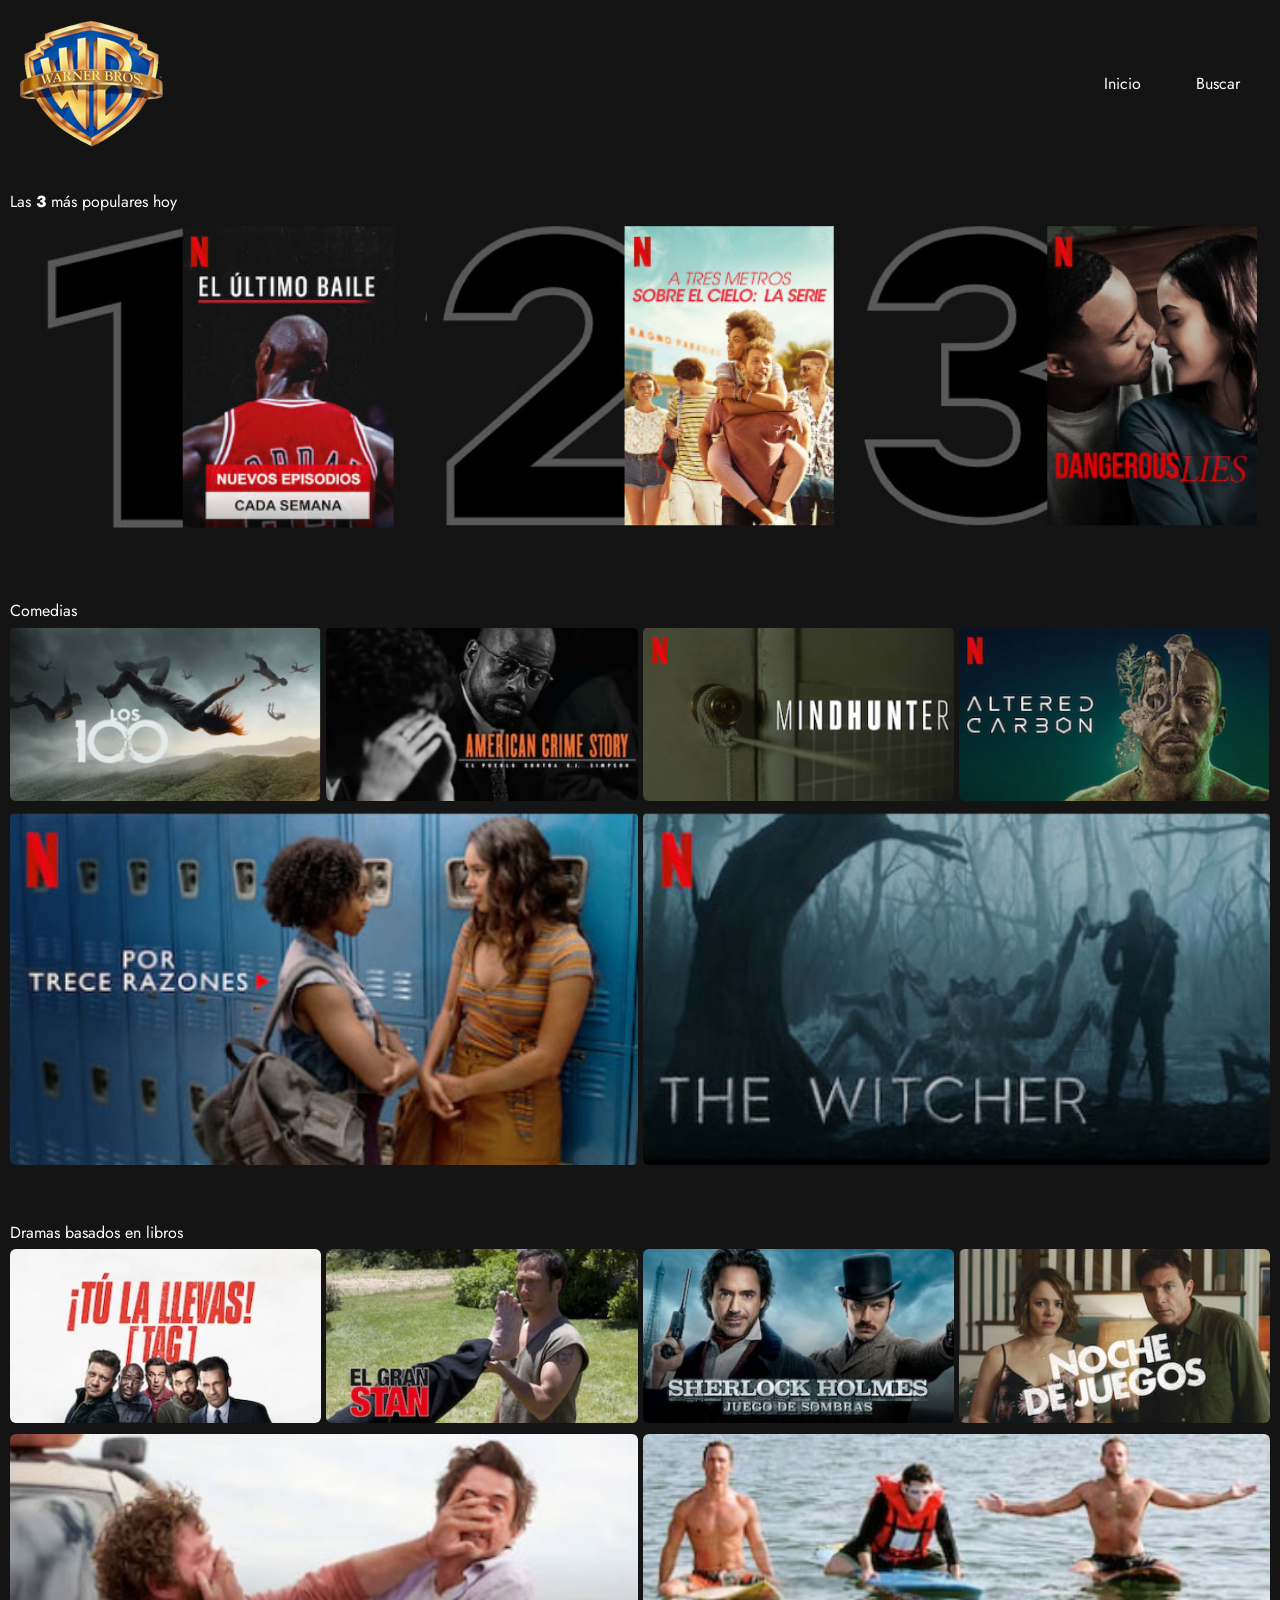
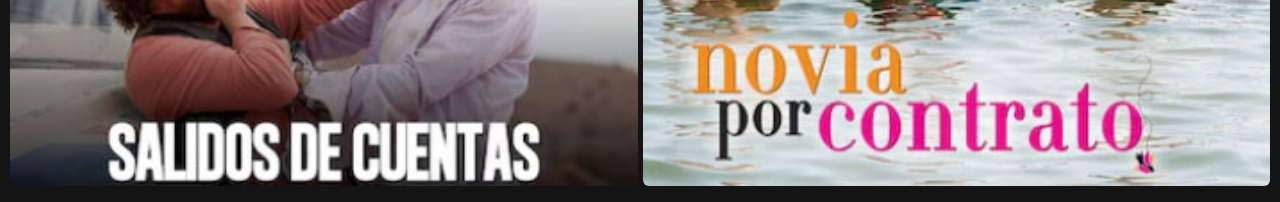
<file: Laboratorio-Avanzado/index.html>
<!DOCTYPE html>
<html lang="en">

<head>
  <meta charset="UTF-8" />
  <meta name="viewport" content="width=device-width, initial-scale=1.0" />
  <title>WarnerBros Lemoncoders</title>
  <link href="https://fonts.googleapis.com/css2?family=Jost:wght@400;500;700;800&display=swap" rel="stylesheet">
  <link rel="stylesheet" href="styles.css">
</head>

<body>
  <div class="container">
    <header>
      <div class="header-main-container">
        <div class="header-logo">
          <img src="assets/logo.png" />
          <div class="platform-title">Warner Live</div>
        </div>
        <div class="header-buttons-container">
          <div class="header-btn">Inicio</div>
          <div class="header-btn">Buscar</div>
        </div>
      </div>
    </header>


    <main>
      <div class="section-title-first">
        <span class="section-title-first-box">Las <span class="top-text-desktop"> 5 </span><span class="top-text-tablet"> 3 </span> </span>
        <span>más populares hoy</span>
      </div>
      <section class="top">
        <div class="top-item"><img src="assets/top/1.jpg" /></div>
        <div class="top-item"><img src="assets/top/2.jpg" /></div>
        <div class="top-item"><img src="assets/top/3.jpg" /></div>
        <div class="top-item"><img src="assets/top/4.jpg" /></div>
        <div class="top-item"><img src="assets/top/5.jpg" /></div>
      </section>


      <div class="section-title">Comedias</div>
      <section class="first">
        <div class="item"><img src="assets/line-2/1.jpg" /></div>
        <div class="item"><img src="assets/line-2/2.jpg" /></div>
        <div class="item"><img src="assets/line-2/3.jpg" /></div>
        <div class="item"><img src="assets/line-2/4.jpg" /></div>
        <div class="item"><img src="assets/line-2/5.jpg" /></div>
        <div class="item"><img src="assets/line-2/6.jpg" /></div>
      </section>

      <div class="section-title">Dramas basados en libros</div>
      <section class="second">
        <div class="item"><img src="assets/line-1/1.jpg" /></div>
        <div class="item"><img src="assets/line-1/2.jpg" /></div>
        <div class="item"><img src="assets/line-1/3.jpg" /></div>
        <div class="item"><img src="assets/line-1/4.jpg" /></div>
        <div class="item"><img src="assets/line-1/5.jpg" /></div>
        <div class="item"><img src="assets/line-1/6.jpg" /></div>
      </section>
    </main>
    <footer></footer>
  </div>
</body>

</html>
</file>
<file: Laboratorio-Avanzado/styles.css>
/* Ajustes basicos */
* {
    margin: 0;
    padding: 0;
    box-sizing: border-box;
}

body {
    background-color: #141414;
    font-family: 'Jost', sans-serif;
}

div {
    color: #fff;
}

.container {
    padding: 10px;
}

/* Header */
header {
    position: fixed;
    top: 0;
    left: 0;
    width: 100%;
    z-index: 100;
}

main {
    padding-top: 20vh;
    height: 100%;
}

.header-main-container {
    display: flex;
    justify-content: space-between;
    padding: 20px 20px 2dvh 20px;
    background-color: #141414;
}

.header-logo,
.header-buttons-container {
    display: flex;
    justify-content: center;
    align-items: center;
    gap: 15px;
}

.header-btn {
    cursor: pointer;
    padding: 20px;
}

.header-btn:hover {
    background-color: #fff;
    color: #141414;
    border-radius: 6px;
}

.top-text-desktop,
.top-text-tablet {
    font-weight: 800;
}

.section-title-first,
.section-title-first-box {
    display: flex;
    flex-wrap: wrap;
    gap: 5px;
}

/* Ajustes de espacios */
.section-title {
    margin: 50px 0px 5px 0px;
}

/* Secciones */
.top,
.first,
.second {
    display: grid;
    gap: 5px;
    overflow: hidden;
}

.top {
    /* creamos tantas columnas como quepan, su mínimo es 225px */
    grid-template-columns: repeat(auto-fit, minmax(225px, 1fr));
}

.first,
.second {
    /* creamos tantas columnas como quepan, su mínimo es 250px ; */
    grid-template-columns: repeat(auto-fit, minmax(250px, 1fr));
}

.first img,
.second img {
    width: 100%;
    height: auto;
    border-radius: 6px;
}

.top-item img {
    width: 100%;
    height: auto;
    border-radius: 6px;
}

/* Efectos */
.top-item img,
.item img {
    transition: transform 0.3s ease;
    cursor: alias;
}

/* Efecto hover */
.top-item img:hover,
.item img:hover {
    transform: scale(1.1);
}

/*  Ocultamos texto table en desktop */
.top-text-tablet {
    display: none;
}

@media (max-width: 1544px) {

    /* 
       A partir del 5.º hijo de .first y .second (cuando ya no caben en la primera fila y bajan),
       hacemos que cada card ocupe 2 columnas (50% del ancho).
    */
    .first .item:nth-child(n+5),
    .second .item:nth-child(n+5) {
        grid-column: span 2;
    }

}

/* Diseño Mobile/Tablet (hasta 1280px) */
@media (max-width: 1280px) {

    /* Ocultamos texto header en tablet */
    .platform-title {
        display: none;
    }

    .top-text-desktop {
        display: none;
    }

    .top-text-tablet {
        display: block;
    }

    /* Seleccionamos todos los hijos a partir del cuarto (incluyendo el cuarto ) */
    .top .top-item:nth-child(n+4) {
        display: none;
    }

}

@media (max-width: 1034px) {

    /* Reestablecemos que cada card ocupe 1 columna */
    .first .item:nth-child(n+5),
    .second .item:nth-child(n+5) {
        grid-column: auto;
    }

}


@media (max-width: 500px) {

    .top,
    .first,
    .second {
        grid-template-columns: 1fr;
    }

    main {
        padding-top: 15vh;
    }
}
</file>
